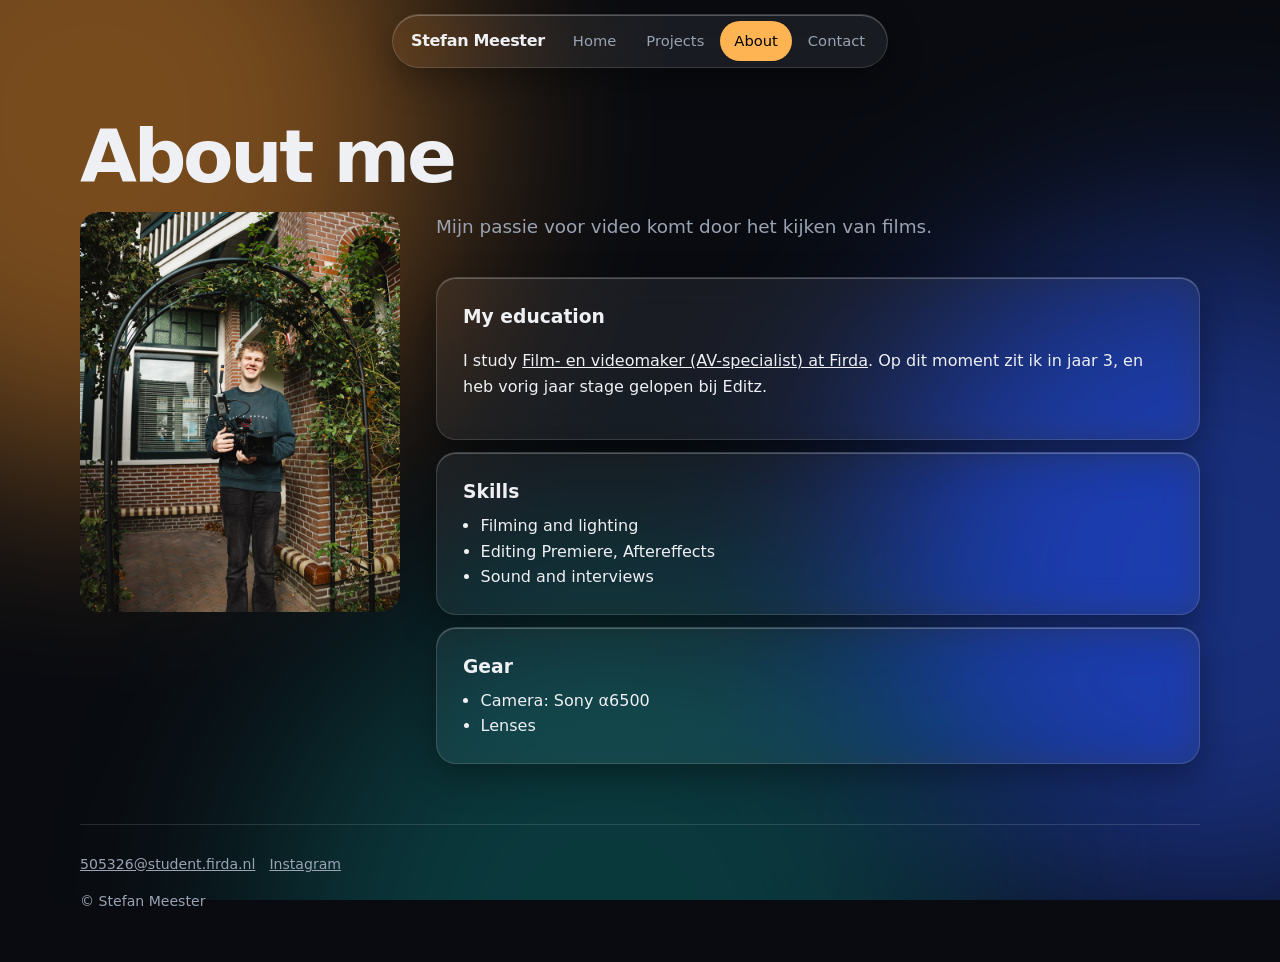
<file: about.html>
<!doctype html>
<html lang="en"><head><meta charset="utf-8"><meta name="viewport" content="width=device-width,initial-scale=1">
<title>About | Stefan Meester</title><meta name="description" content="About Stefan Meester, student Film- en videomaker at Firda."><meta name="theme-color" content="#090b10">
<meta property="og:title" content="About | Stefan Meester"><meta property="og:description" content="About Stefan Meester, student Film- en videomaker at Firda."><meta property="og:type" content="website">
<link rel="icon" href="favicon.svg" type="image/svg+xml"><link rel="stylesheet" href="css/style.css">
<script>try{sessionStorage.getItem('seen')&&document.documentElement.classList.add('seen')}catch(e){}</script>
<noscript><style>#loader{display:none}</style></noscript></head>
<body data-page="about">
<main id="main"><h1>About me</h1><div class="two"><div class="ph loaded"><img src="img/portrait.jpg" alt="Portrait of me" loading="lazy" decoding="async"></div>
<div><p class="lead">Mijn passie voor video komt door het kijken van films.</p>
<div class="panel glass"><h3>My education</h3><p>I study <a href="https://www.firda.nl/jongeren/mbo-opleidingen/film-en-videomakerav-specialist" rel="noopener">Film- en videomaker (AV-specialist) at Firda</a>. Op dit moment zit ik in jaar 3, en heb vorig jaar stage gelopen bij Editz.</p></div>
<div class="panel glass"><h3>Skills</h3><ul><li>Filming and lighting</li><li>Editing Premiere, Aftereffects</li><li>Sound and interviews</li></ul></div>
<div class="panel glass"><h3>Gear</h3><ul><li>Camera: Sony α6500</li><li>Lenses</li></ul></div></div></div><noscript><p class="empty glass">This site needs JavaScript to show videos and photos. Please turn it on, or email me.</p></noscript></main>
<script src="js/content.js"></script><script src="js/main.js"></script></body></html>
</file>
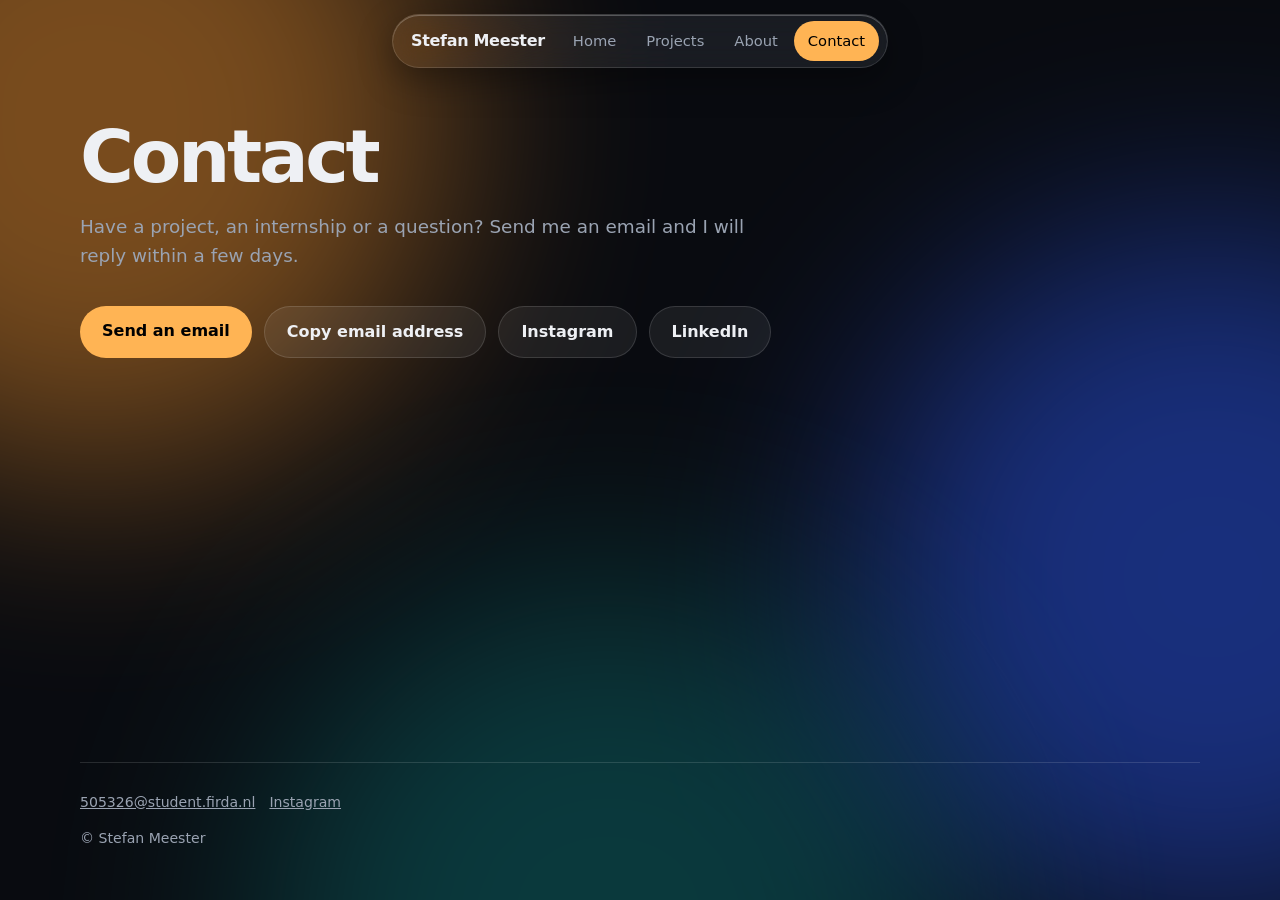
<file: contact.html>
<!doctype html>
<html lang="en"><head><meta charset="utf-8"><meta name="viewport" content="width=device-width,initial-scale=1">
<title>Contact | Stefan Meester</title><meta name="description" content="Contact Stefan Meester for video work and collaborations."><meta name="theme-color" content="#090b10">
<meta property="og:title" content="Contact | Stefan Meester"><meta property="og:description" content="Contact Stefan Meester for video work and collaborations."><meta property="og:type" content="website">
<link rel="icon" href="favicon.svg" type="image/svg+xml"><link rel="stylesheet" href="css/style.css">
<script>try{sessionStorage.getItem('seen')&&document.documentElement.classList.add('seen')}catch(e){}</script>
<noscript><style>#loader{display:none}</style></noscript></head>
<body data-page="contact">
<main id="main"><h1>Contact</h1><p class="lead">Have a project, an internship or a question? Send me an email and I will reply within a few days.</p>
<div class="row"><a class="btn" data-link="email" href="#">Send an email</a><button class="btn ghost" type="button" data-copy>Copy email address</button><a class="btn ghost" data-link="instagram" href="#" target="_blank" rel="noopener">Instagram</a><a class="btn ghost" data-link="linkedin" href="#" target="_blank" rel="noopener">LinkedIn</a></div>
<p class="toast" id="toast" role="status"></p><noscript><p class="empty glass">This site needs JavaScript to show videos and photos. Please turn it on, or email me.</p></noscript></main>
<script src="js/content.js"></script><script src="js/main.js"></script></body></html>
</file>
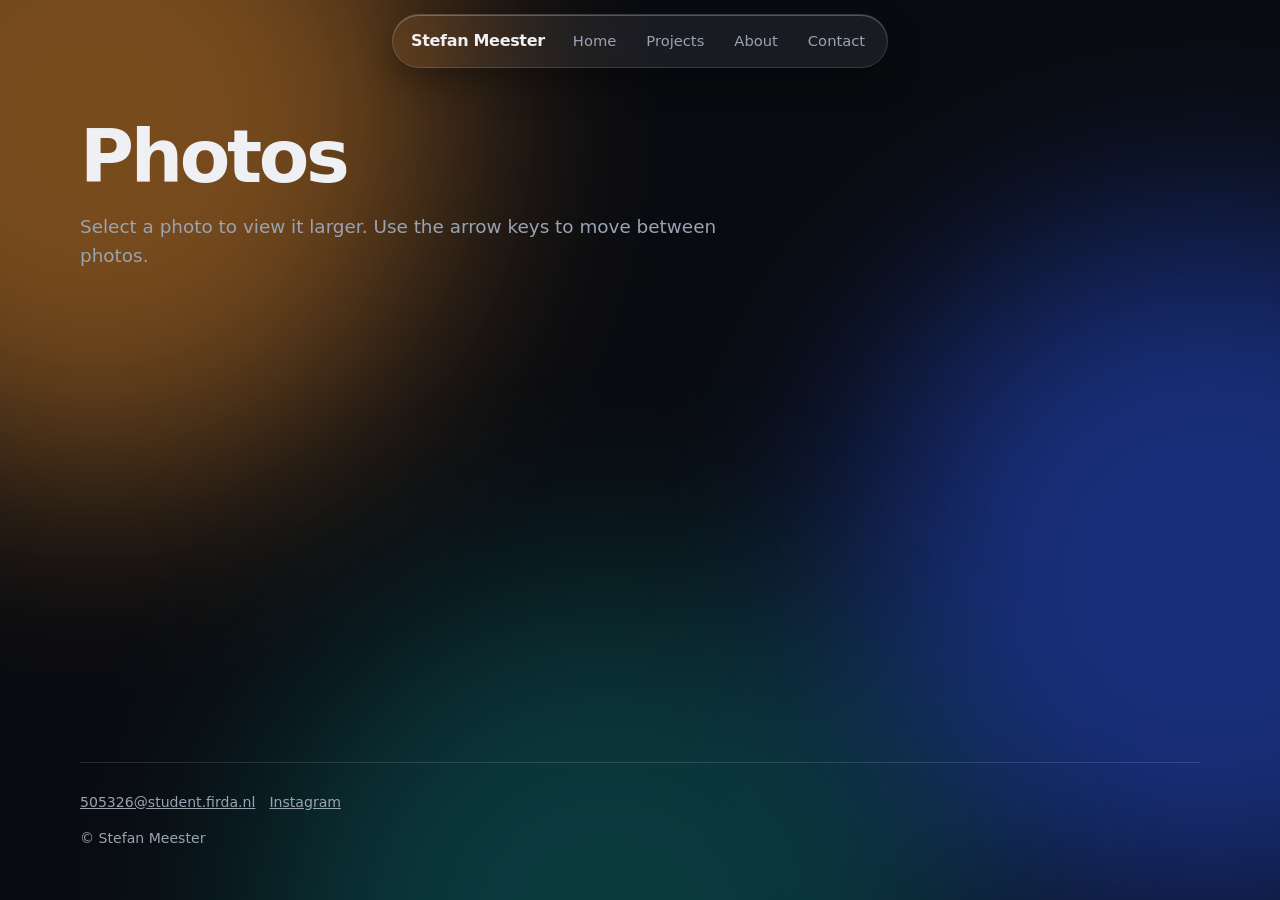
<file: photos.html>
<!doctype html>
<html lang="en"><head><meta charset="utf-8"><meta name="viewport" content="width=device-width,initial-scale=1">
<title>Photos | Stefan Meester</title><meta name="description" content="Photography by Stefan Meester."><meta name="theme-color" content="#090b10">
<meta property="og:title" content="Photos | Stefan Meester"><meta property="og:description" content="Photography by Stefan Meester."><meta property="og:type" content="website">
<link rel="icon" href="favicon.svg" type="image/svg+xml"><link rel="stylesheet" href="css/style.css">
<script>try{sessionStorage.getItem('seen')&&document.documentElement.classList.add('seen')}catch(e){}</script>
<noscript><style>#loader{display:none}</style></noscript></head>
<body data-page="photos">
<main id="main"><h1>Photos</h1><p class="lead">Select a photo to view it larger. Use the arrow keys to move between photos.</p><div class="grid photos" id="grid"></div><noscript><p class="empty glass">This site needs JavaScript to show videos and photos. Please turn it on, or email me.</p></noscript></main>
<script src="js/content.js"></script><script src="js/main.js"></script></body></html>
</file>
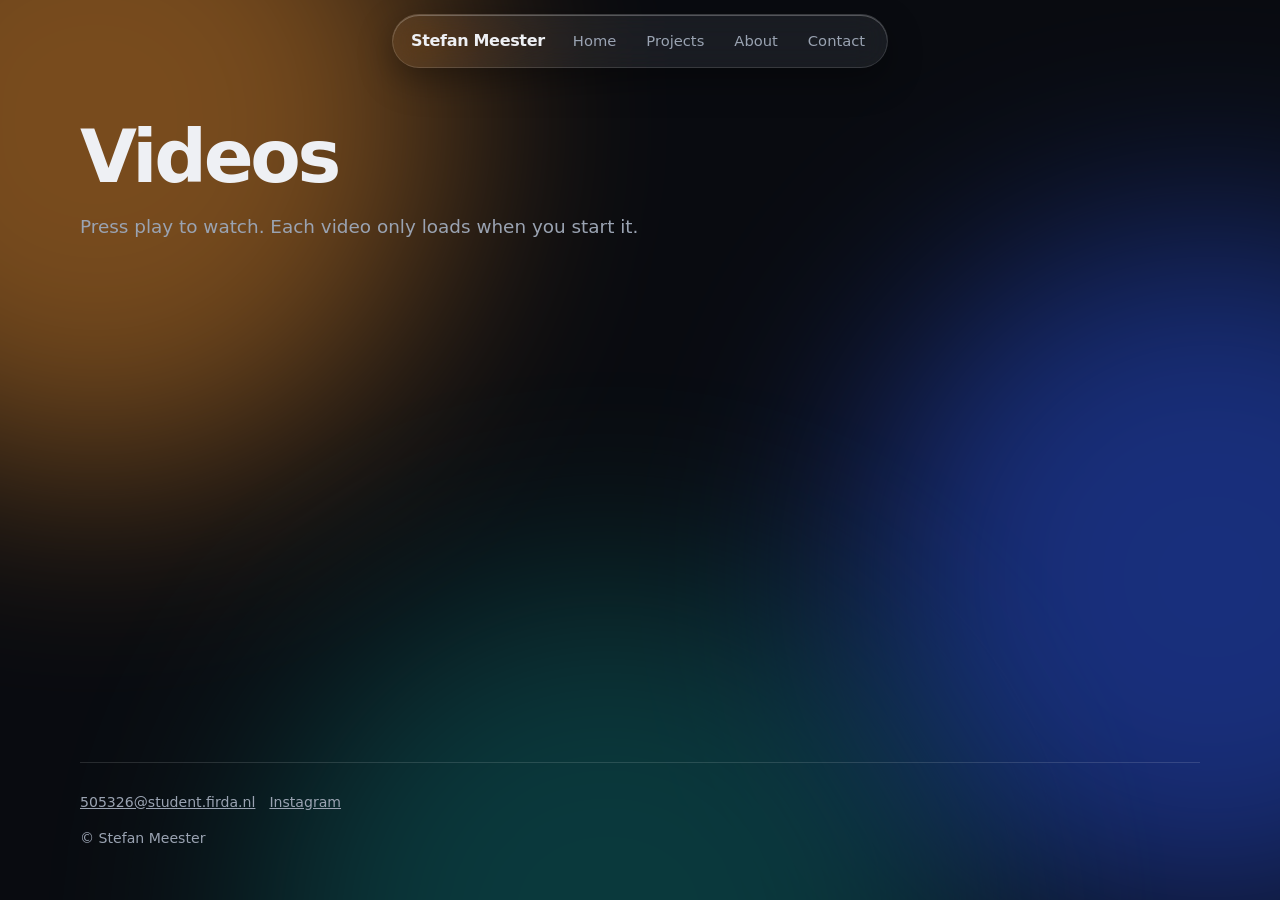
<file: work.html>
<!doctype html>
<html lang="en"><head><meta charset="utf-8"><meta name="viewport" content="width=device-width,initial-scale=1">
<title>Videos | Stefan Meester</title><meta name="description" content="Video projects by Stefan Meester."><meta name="theme-color" content="#090b10">
<meta property="og:title" content="Videos | Your Name"><meta property="og:description" content="Video projects by Your Name."><meta property="og:type" content="website">
<link rel="icon" href="favicon.svg" type="image/svg+xml"><link rel="stylesheet" href="css/style.css">
<script>try{sessionStorage.getItem('seen')&&document.documentElement.classList.add('seen')}catch(e){}</script>
<noscript><style>#loader{display:none}</style></noscript></head>
<body data-page="work">
<main id="main"><h1>Videos</h1><p class="lead">Press play to watch. Each video only loads when you start it.</p><div class="grid" id="grid"></div><noscript><p class="empty glass">This site needs JavaScript to show videos and photos. Please turn it on, or email me.</p></noscript></main>
<script src="js/content.js"></script><script src="js/main.js"></script></body></html>
</file>
<file: css/style.css>
:root{--bg:#090b10;--ink:#eef0f4;--mute:#9aa3b2;--acc:#ffb454;--line:rgba(255,255,255,.13);--glass:rgba(255,255,255,.07);--r:20px;
font-family:"Avenir Next","Segoe UI Variable Display","Segoe UI",ui-sans-serif,system-ui,sans-serif}
*{box-sizing:border-box}html{scroll-behavior:smooth;color-scheme:dark}
body{margin:0;background:var(--bg);color:var(--ink);line-height:1.6;min-height:100vh;display:flex;flex-direction:column;overflow-x:hidden}
img{max-width:100%;display:block}a{color:inherit}
:focus-visible{outline:3px solid var(--acc);outline-offset:3px;border-radius:6px}
.skip{position:fixed;left:12px;top:-60px;z-index:99;background:var(--acc);color:#000;padding:10px 16px;border-radius:10px}.skip:focus{top:12px}
.bg{position:fixed;inset:0;z-index:-1;overflow:hidden;background:var(--bg)}
.bg i{position:absolute;width:55vmax;height:55vmax;border-radius:50%;filter:blur(110px);opacity:.45;animation:drift 32s ease-in-out infinite alternate}
.bg i:nth-child(1){background:#ff9a2e;left:-20vmax;top:-18vmax}
.bg i:nth-child(2){background:#2c5bff;right:-22vmax;top:25vh;animation-delay:-11s}
.bg i:nth-child(3){background:#0fa3a3;left:20vw;bottom:-30vmax;animation-delay:-20s;opacity:.3}
@keyframes drift{to{transform:translate(12vmax,8vmax) scale(1.15)}}
.glass{background:var(--glass);border:1px solid var(--line);backdrop-filter:blur(18px) saturate(160%);-webkit-backdrop-filter:blur(18px) saturate(160%);box-shadow:inset 0 1px 0 rgba(255,255,255,.25),0 12px 34px rgba(0,0,0,.35)}
@supports not (backdrop-filter:blur(1px)){.glass{background:rgba(26,30,40,.94)}}
.nav{position:fixed;z-index:50;top:14px;left:50%;transform:translateX(-50%);display:flex;align-items:center;gap:6px;padding:6px 8px 6px 18px;border-radius:999px;max-width:calc(100vw - 20px)}
.brand{font-weight:800;text-decoration:none;letter-spacing:-.02em;margin-right:8px;white-space:nowrap}
.nav nav{display:flex;gap:2px}
.nav nav a{text-decoration:none;padding:8px 14px;border-radius:999px;font-size:.92rem;color:var(--mute);transition:background .2s,color .2s}
.nav nav a:hover{color:var(--ink);background:rgba(255,255,255,.08)}
.nav nav a[aria-current]{color:#000;background:var(--acc)}
@media(max-width:620px){.brand{display:none}.nav{padding:6px}.nav nav a{padding:8px 11px;font-size:.85rem}}
main{flex:1;width:min(1120px,100% - 40px);margin:0 auto;padding:120px 0 60px}
h1{font-size:clamp(2.4rem,7vw,4.6rem);line-height:1;letter-spacing:-.045em;font-weight:800;margin:0 0 18px}
h2{font-size:1.5rem;letter-spacing:-.02em;margin:48px 0 16px}
.lead{font-size:1.15rem;color:var(--mute);max-width:60ch;margin:0 0 36px}
p,li{max-width:68ch}
.btn{display:inline-block;border:0;cursor:pointer;font:inherit;font-weight:700;text-decoration:none;padding:12px 22px;border-radius:999px;background:var(--acc);color:#000;transition:transform .2s}
.btn:hover{transform:translateY(-2px)}.btn.ghost{background:var(--glass);color:var(--ink);border:1px solid var(--line)}
.row{display:flex;flex-wrap:wrap;gap:12px}
/* hero: letterbox frame + running timecode */
.hero{min-height:calc(100vh - 180px);display:flex;flex-direction:column;justify-content:center;border-block:2px solid var(--line);padding:40px 0;position:relative}
.hero h1{font-size:clamp(3rem,13vw,9rem);margin-bottom:10px}
.hero .lead{margin-bottom:28px}
.tc{position:absolute;right:0;bottom:12px;font:600 .85rem ui-monospace,Menlo,monospace;color:var(--acc);font-variant-numeric:tabular-nums}
.hero>*{animation:rise .9s cubic-bezier(.2,.7,.2,1) both}.hero>*:nth-child(2){animation-delay:.12s}.hero>*:nth-child(3){animation-delay:.24s}
@keyframes rise{from{opacity:0;transform:translateY(24px)}}
/* cards and images */
.grid{display:grid;gap:20px;grid-template-columns:repeat(auto-fill,minmax(min(100%,340px),1fr))}
.grid.photos{grid-template-columns:repeat(auto-fill,minmax(min(100%,240px),1fr))}
.card{border-radius:var(--r);overflow:hidden;transition:transform .25s}.card:hover{transform:translateY(-4px)}
.card .info{padding:16px 18px 18px}.card h3{margin:0 0 2px;font-size:1.1rem}.card small{color:var(--mute)}.card p{margin:8px 0 10px;font-size:.95rem;color:#c9cfda}
.card a.yt{color:var(--acc);font-size:.9rem}
.ph{position:relative;display:block;width:100%;padding:0;border:0;cursor:pointer;aspect-ratio:16/9;overflow:hidden;background:linear-gradient(100deg,#141821 30%,#1e2431 50%,#141821 70%) 0 0/250% 100%;animation:sh 1.4s linear infinite;color:inherit;font:inherit}
.photos .ph{aspect-ratio:4/5;border-radius:var(--r)}
.ph.loaded,.ph.bad{animation:none}
@keyframes sh{to{background-position:-150% 0}}
.ph img{width:100%;height:100%;object-fit:cover;opacity:0;transition:opacity .5s,transform .5s}
.ph img.loaded{opacity:1}.ph:hover img{transform:scale(1.04)}.ph.bad img{display:none}
.ph .fb{position:absolute;inset:0;display:grid;place-content:center;gap:10px;text-align:center;font-size:.9rem;color:var(--mute);padding:16px}
.ph .fb button{background:var(--glass);color:var(--ink);border:1px solid var(--line);border-radius:999px;padding:8px 16px;cursor:pointer;font:inherit}
.play{position:absolute;inset:0;margin:auto;width:64px;height:64px;border-radius:50%;display:grid;place-items:center;background:rgba(0,0,0,.45);border:1px solid var(--line);backdrop-filter:blur(8px);transition:transform .2s,background .2s}
.ph:hover .play{transform:scale(1.1);background:var(--acc)}.ph:hover .play path{fill:#000}
.thumb iframe{position:absolute;inset:0;width:100%;height:100%;border:0}
.empty{padding:40px;border-radius:var(--r);text-align:center;color:var(--mute)}
dialog{border:0;background:transparent;color:var(--ink);padding:0;max-width:min(94vw,1100px);max-height:94vh;overflow:visible}
dialog::backdrop{background:rgba(5,6,9,.88);backdrop-filter:blur(8px)}
dialog img{max-height:78vh;margin:auto;border-radius:14px}dialog p{text-align:center;color:var(--mute)}
dialog .row{justify-content:center}
.two{display:grid;gap:36px;grid-template-columns:minmax(0,320px) 1fr;align-items:start}@media(max-width:760px){.two{grid-template-columns:1fr}}
.two .ph{aspect-ratio:4/5;border-radius:var(--r);cursor:default}
.panel{padding:24px 26px;border-radius:var(--r);margin-top:12px}.panel h3{margin:0 0 6px}.panel ul{margin:0;padding-left:1.1em}
.toast{color:var(--acc);min-height:1.5em;margin-top:10px}
footer{width:min(1120px,100% - 40px);margin:0 auto;padding:28px 0 36px;border-top:1px solid var(--line);color:var(--mute);font-size:.88rem}
footer a{margin-right:14px}
/* loader */
#loader{position:fixed;inset:0;z-index:200;background:var(--bg);display:grid;place-content:center;gap:14px;text-align:center;transition:opacity .6s,visibility .6s}
#loader.done{opacity:0;visibility:hidden}#loader span{font-weight:800;font-size:1.4rem;letter-spacing:-.02em}
#loader b{display:block;height:2px;width:160px;background:var(--line);overflow:hidden;margin:auto}
#loader b::after{content:"";display:block;height:100%;background:var(--acc);animation:ld 1.1s ease-in-out infinite}
@keyframes out{to{opacity:0;visibility:hidden}}
#loader{animation:out .6s 4s forwards}
@keyframes ld{from{transform:translateX(-100%)}to{transform:translateX(100%)}}
.seen #loader{display:none}
@media(prefers-reduced-motion:reduce){*,*::before,*::after{animation:none!important;transition:none!important;scroll-behavior:auto!important}}
/* projects page */
.pcard{aspect-ratio:4/3;border-radius:var(--r);border:1px solid var(--line);box-shadow:0 12px 34px rgba(0,0,0,.35);cursor:default;transition:transform .25s}
.pcard:hover{transform:translateY(-4px)}
.pcard img{position:absolute;inset:0;filter:blur(3px) brightness(.55);transform:scale(1.08);transition:opacity .5s,filter .45s,transform .6s}
.pcard:hover img,.pcard:focus-within img{filter:blur(0) brightness(.7);transform:scale(1.12)}
.pcard .open{position:absolute;inset:0;z-index:2;display:grid;place-content:center;gap:4px;padding:18px;border:0;background:none;color:#fff;font:inherit;text-align:center;cursor:pointer;border-radius:inherit}
.pcard .open:focus-visible{outline-offset:-6px}
.pcard strong{font-size:clamp(1.3rem,3vw,1.9rem);font-weight:800;line-height:1.1;letter-spacing:-.025em;text-shadow:0 2px 20px rgba(0,0,0,.65)}
.pcard small{position:absolute;left:0;right:0;bottom:14px;font-size:.85rem;opacity:.85;text-shadow:0 1px 8px rgba(0,0,0,.7)}
.filters{display:grid;gap:10px;margin-bottom:12px}
.frow{display:flex;flex-wrap:wrap;gap:8px;align-items:center}.frow>span{min-width:56px;color:var(--mute);font-size:.9rem}
.chip{font:inherit;font-size:.9rem;cursor:pointer;color:var(--ink);padding:7px 16px;border-radius:999px;background:var(--glass);border:1px solid var(--line);backdrop-filter:blur(12px);transition:background .2s,transform .2s}
.chip:hover{transform:translateY(-1px)}.chip[aria-pressed=true]{background:var(--acc);color:#000;border-color:var(--acc);font-weight:700}
#count{color:var(--mute);margin:0 0 20px}
#pm{width:min(94vw,1000px);overflow-y:auto;padding:6px}

[hidden]{display:none!important}
</file>
